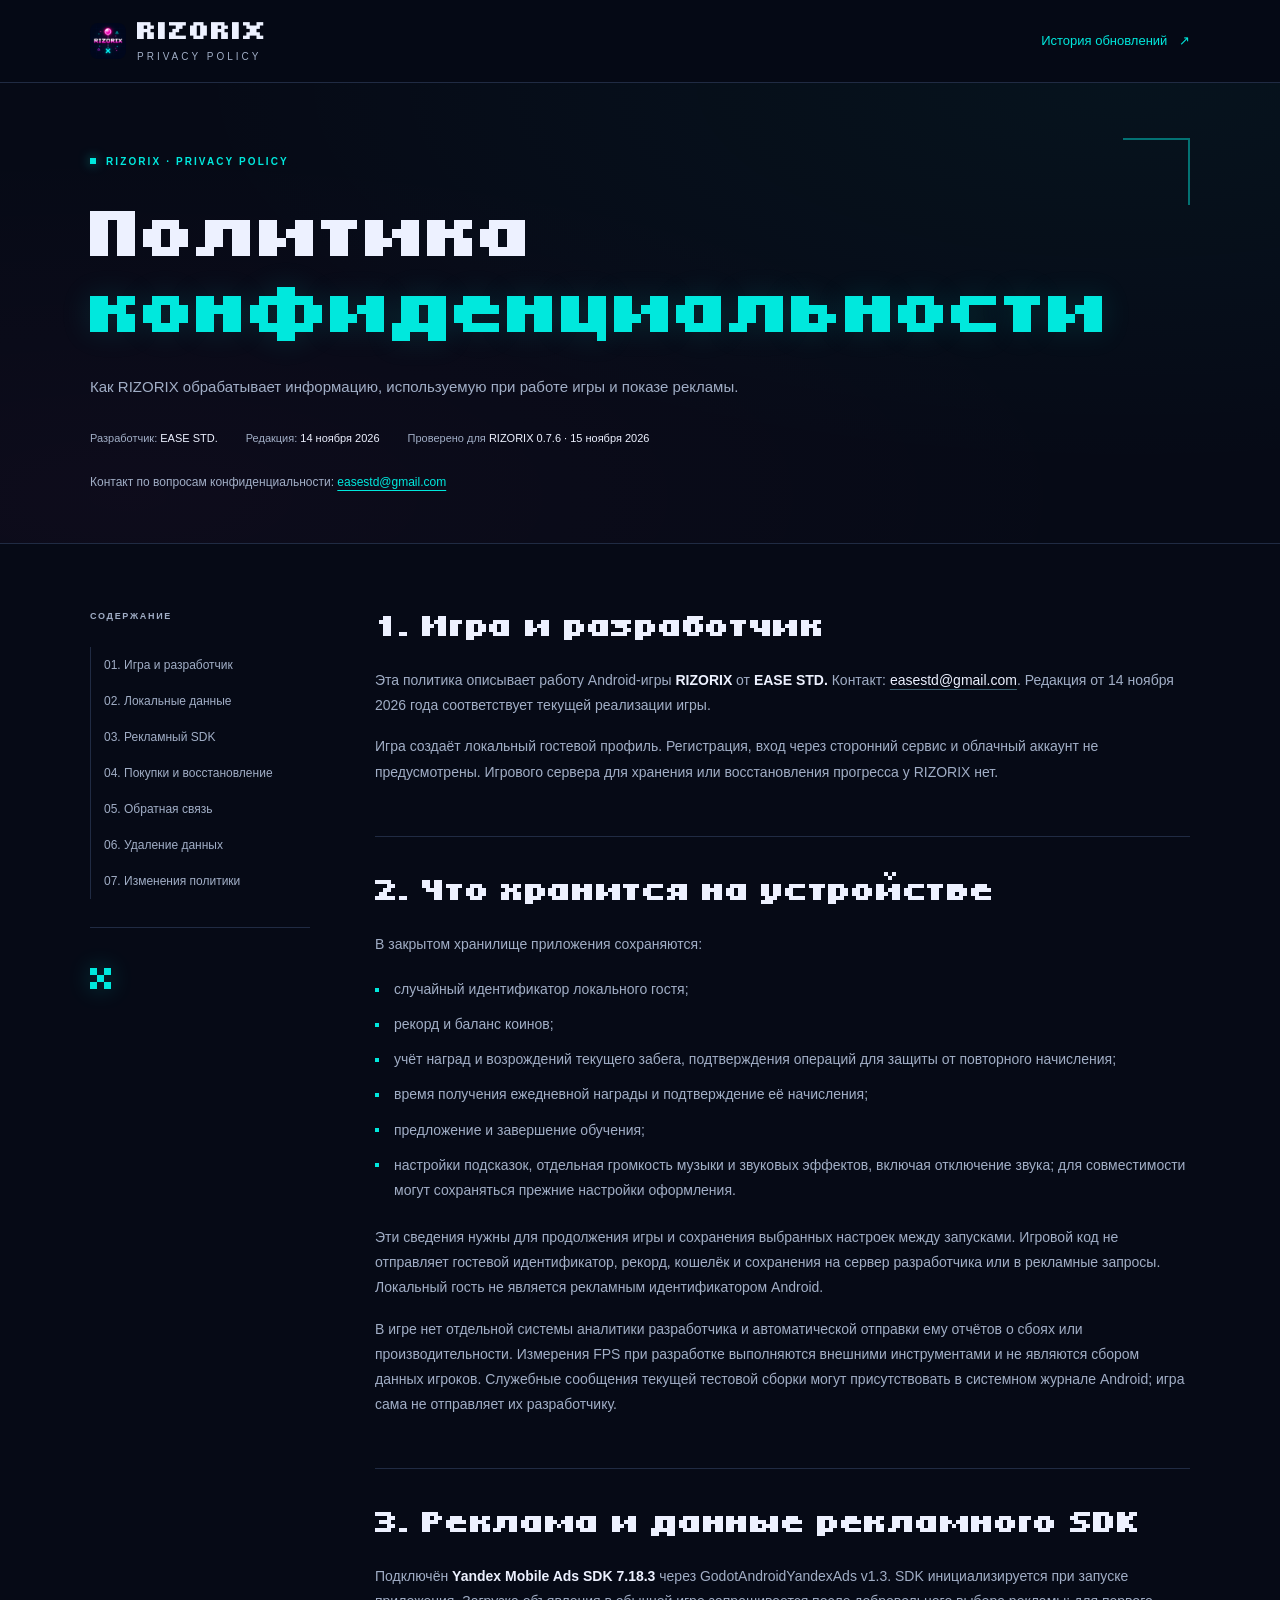
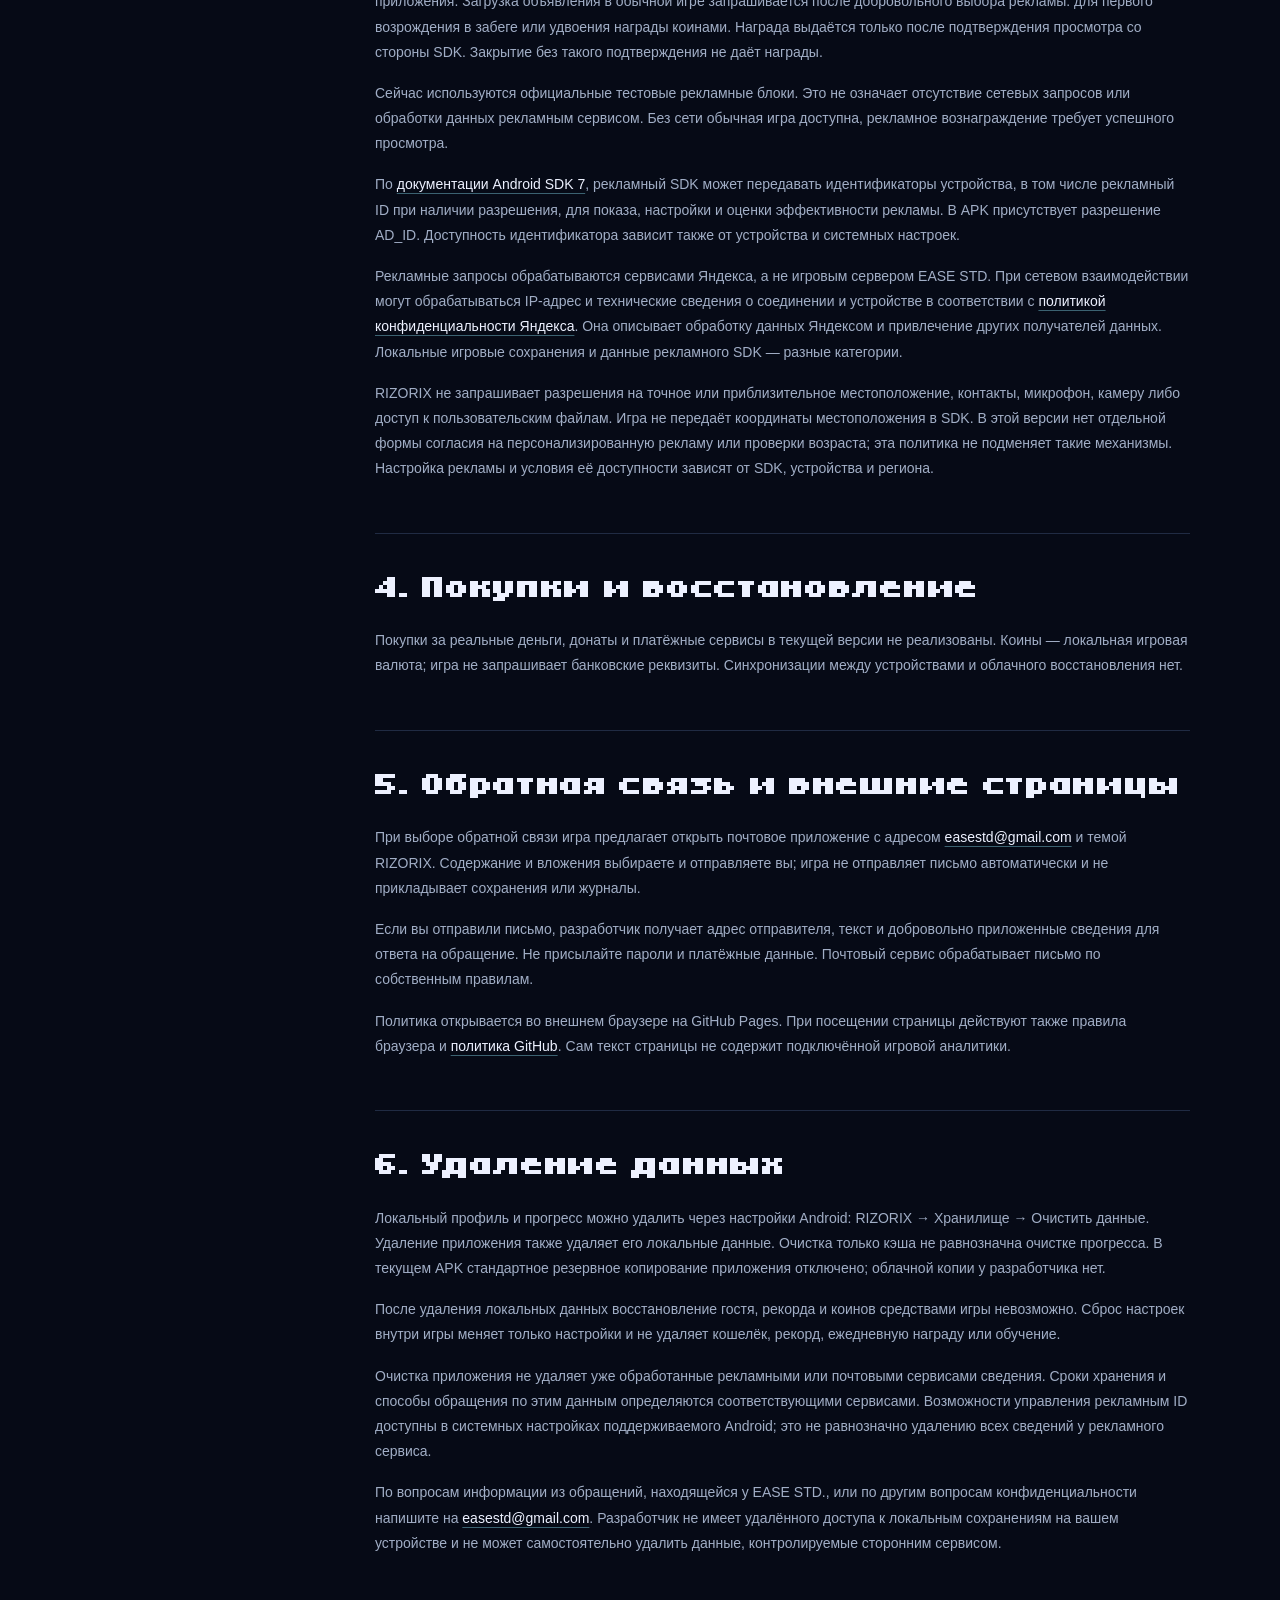
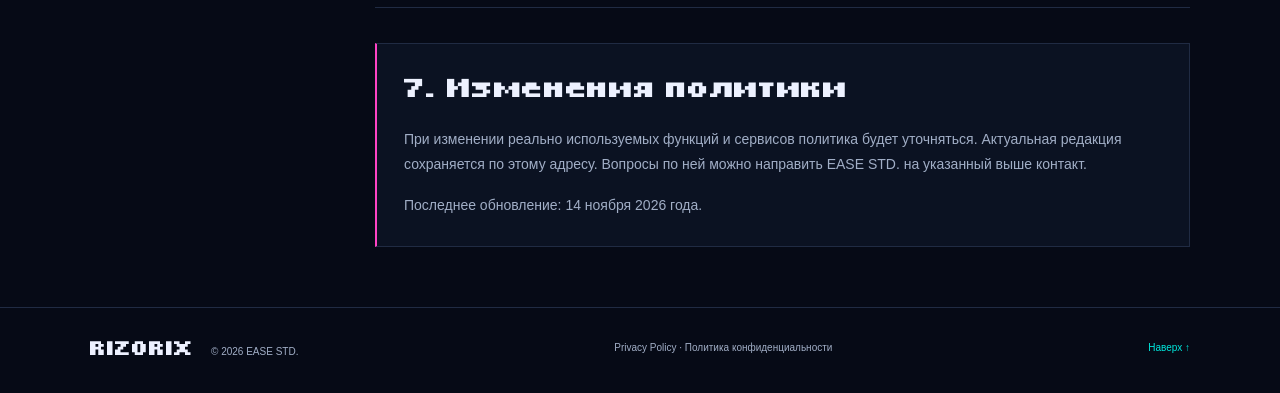
<file: index.html>
<!doctype html>
<html lang="ru">
<head>
  <meta charset="utf-8">
  <meta name="viewport" content="width=device-width, initial-scale=1">
  <meta name="theme-color" content="#060a16">
  <meta name="robots" content="index, follow">
  <meta name="description" content="Политика конфиденциальности игры RIZORIX от EASE STD.">
  <title>Политика конфиденциальности | RIZORIX</title>
  <link rel="canonical" href="https://matthew-mbn.github.io/neon-climb-privacy/">
  <link rel="icon" href="assets/icon.png" type="image/png">
  <link rel="preload" href="assets/Tiny5Duo.ttf" as="font" type="font/ttf" crossorigin>
  <link rel="stylesheet" href="styles.css">
</head>
<body>
  <a class="skip" href="#main">Перейти к содержимому</a>
  <div class="top"><div class="wrapper top-inner"><a class="brand" href="#top" aria-label="RIZORIX — в начало"><img src="assets/icon.png" width="36" height="36" alt=""><span>RIZORIX<span class="brand-sub">PRIVACY POLICY</span></span></a><a class="history-link" href="https://matthew-mbn.github.io/rizorix-changelog/">История обновлений <span aria-hidden="true">↗</span></a></div></div>
  <header class="hero" id="top"><div class="wrapper">
    <div class="eyebrow">RIZORIX · PRIVACY POLICY</div>
    <h1>Политика<br><span>конфиденциальности</span></h1>
    <p class="intro">Как RIZORIX обрабатывает информацию, используемую при работе игры и показе рекламы.</p>
    <div class="meta"><span class="tag">Разработчик: <strong>EASE STD.</strong></span><span class="tag">Редакция: <strong>14 ноября 2026</strong></span><span class="tag">Проверено для <strong>RIZORIX 0.7.6 · 15 ноября 2026</strong></span></div>
    <p class="hero-contact">Контакт по вопросам конфиденциальности: <a class="email-pending" href="mailto:easestd@gmail.com">easestd@gmail.com</a></p>
  </div></header>
  <div class="wrapper layout">
    <nav class="contents" aria-label="Содержание"><strong>Содержание</strong>
      <a href="#general">01. Игра и разработчик</a>
      <a href="#data">02. Локальные данные</a>
      <a href="#ads">03. Рекламный SDK</a>
      <a href="#payments">04. Покупки и восстановление</a>
      <a href="#contact">05. Обратная связь</a>
      <a href="#storage">06. Удаление данных</a>
      <a href="#updates">07. Изменения политики</a>
    </nav>
    <main id="main">
      <section id="general"><h2>1. Игра и разработчик</h2>
        <p>Эта политика описывает работу Android-игры <strong>RIZORIX</strong> от <strong>EASE STD.</strong> Контакт: <a href="mailto:easestd@gmail.com">easestd@gmail.com</a>. Редакция от 14 ноября 2026 года соответствует текущей реализации игры.</p>
        <p>Игра создаёт локальный гостевой профиль. Регистрация, вход через сторонний сервис и облачный аккаунт не предусмотрены. Игрового сервера для хранения или восстановления прогресса у RIZORIX нет.</p>
      </section>
      <section id="data"><h2>2. Что хранится на устройстве</h2>
        <p>В закрытом хранилище приложения сохраняются:</p>
        <ul>
          <li>случайный идентификатор локального гостя;</li>
          <li>рекорд и баланс коинов;</li>
          <li>учёт наград и возрождений текущего забега, подтверждения операций для защиты от повторного начисления;</li>
          <li>время получения ежедневной награды и подтверждение её начисления;</li>
          <li>предложение и завершение обучения;</li>
          <li>настройки подсказок, отдельная громкость музыки и звуковых эффектов, включая отключение звука; для совместимости могут сохраняться прежние настройки оформления.</li>
        </ul>
        <p>Эти сведения нужны для продолжения игры и сохранения выбранных настроек между запусками. Игровой код не отправляет гостевой идентификатор, рекорд, кошелёк и сохранения на сервер разработчика или в рекламные запросы. Локальный гость не является рекламным идентификатором Android.</p>
        <p>В игре нет отдельной системы аналитики разработчика и автоматической отправки ему отчётов о сбоях или производительности. Измерения FPS при разработке выполняются внешними инструментами и не являются сбором данных игроков. Служебные сообщения текущей тестовой сборки могут присутствовать в системном журнале Android; игра сама не отправляет их разработчику.</p>
      </section>
      <section id="ads"><h2>3. Реклама и данные рекламного SDK</h2>
        <p>Подключён <strong>Yandex Mobile Ads SDK 7.18.3</strong> через GodotAndroidYandexAds v1.3. SDK инициализируется при запуске приложения. Загрузка объявления в обычной игре запрашивается после добровольного выбора рекламы: для первого возрождения в забеге или удвоения награды коинами. Награда выдаётся только после подтверждения просмотра со стороны SDK. Закрытие без такого подтверждения не даёт награды.</p>
        <p>Сейчас используются официальные тестовые рекламные блоки. Это не означает отсутствие сетевых запросов или обработки данных рекламным сервисом. Без сети обычная игра доступна, рекламное вознаграждение требует успешного просмотра.</p>
        <p>По <a href="https://ads.yandex.com/helpcenter/ru/dev/android7/app-privacy-android" rel="noopener noreferrer">документации Android SDK 7</a>, рекламный SDK может передавать идентификаторы устройства, в том числе рекламный ID при наличии разрешения, для показа, настройки и оценки эффективности рекламы. В APK присутствует разрешение AD_ID. Доступность идентификатора зависит также от устройства и системных настроек.</p>
        <p>Рекламные запросы обрабатываются сервисами Яндекса, а не игровым сервером EASE STD. При сетевом взаимодействии могут обрабатываться IP-адрес и технические сведения о соединении и устройстве в соответствии с <a href="https://yandex.ru/legal/confidential/" rel="noopener noreferrer">политикой конфиденциальности Яндекса</a>. Она описывает обработку данных Яндексом и привлечение других получателей данных. Локальные игровые сохранения и данные рекламного SDK — разные категории.</p>
        <p>RIZORIX не запрашивает разрешения на точное или приблизительное местоположение, контакты, микрофон, камеру либо доступ к пользовательским файлам. Игра не передаёт координаты местоположения в SDK. В этой версии нет отдельной формы согласия на персонализированную рекламу или проверки возраста; эта политика не подменяет такие механизмы. Настройка рекламы и условия её доступности зависят от SDK, устройства и региона.</p>
      </section>
      <section id="payments"><h2>4. Покупки и восстановление</h2>
        <p>Покупки за реальные деньги, донаты и платёжные сервисы в текущей версии не реализованы. Коины — локальная игровая валюта; игра не запрашивает банковские реквизиты. Синхронизации между устройствами и облачного восстановления нет.</p>
      </section>
      <section id="contact"><h2>5. Обратная связь и внешние страницы</h2>
        <p>При выборе обратной связи игра предлагает открыть почтовое приложение с адресом <a href="mailto:easestd@gmail.com">easestd@gmail.com</a> и темой RIZORIX. Содержание и вложения выбираете и отправляете вы; игра не отправляет письмо автоматически и не прикладывает сохранения или журналы.</p>
        <p>Если вы отправили письмо, разработчик получает адрес отправителя, текст и добровольно приложенные сведения для ответа на обращение. Не присылайте пароли и платёжные данные. Почтовый сервис обрабатывает письмо по собственным правилам.</p>
        <p>Политика открывается во внешнем браузере на GitHub Pages. При посещении страницы действуют также правила браузера и <a href="https://docs.github.com/en/site-policy/privacy-policies/github-general-privacy-statement" rel="noopener noreferrer">политика GitHub</a>. Сам текст страницы не содержит подключённой игровой аналитики.</p>
      </section>
      <section id="storage"><h2>6. Удаление данных</h2>
        <p>Локальный профиль и прогресс можно удалить через настройки Android: RIZORIX → Хранилище → Очистить данные. Удаление приложения также удаляет его локальные данные. Очистка только кэша не равнозначна очистке прогресса. В текущем APK стандартное резервное копирование приложения отключено; облачной копии у разработчика нет.</p>
        <p>После удаления локальных данных восстановление гостя, рекорда и коинов средствами игры невозможно. Сброс настроек внутри игры меняет только настройки и не удаляет кошелёк, рекорд, ежедневную награду или обучение.</p>
        <p>Очистка приложения не удаляет уже обработанные рекламными или почтовыми сервисами сведения. Сроки хранения и способы обращения по этим данным определяются соответствующими сервисами. Возможности управления рекламным ID доступны в системных настройках поддерживаемого Android; это не равнозначно удалению всех сведений у рекламного сервиса.</p>
        <p>По вопросам информации из обращений, находящейся у EASE STD., или по другим вопросам конфиденциальности напишите на <a href="mailto:easestd@gmail.com">easestd@gmail.com</a>. Разработчик не имеет удалённого доступа к локальным сохранениям на вашем устройстве и не может самостоятельно удалить данные, контролируемые сторонним сервисом.</p>
      </section>
      <section id="updates"><h2>7. Изменения политики</h2>
        <p>При изменении реально используемых функций и сервисов политика будет уточняться. Актуальная редакция сохраняется по этому адресу. Вопросы по ней можно направить EASE STD. на указанный выше контакт.</p>
        <p style="font-size:14px;color:var(--muted)">Последнее обновление: <time datetime="2026-11-14">14 ноября 2026 года</time>.</p>
      </section>
    </main>
  </div>
  <footer><div class="wrapper footer-inner"><span class="footer-brand">RIZORIX <span>© 2026 EASE STD.</span></span><span>Privacy Policy · Политика конфиденциальности</span><a href="#top">Наверх ↑</a></div></footer>
</body>
</html>
</file>
<file: styles.css>
@font-face{font-family:Tiny5;src:url('assets/Tiny5Duo.ttf') format('truetype');font-display:swap;font-weight:400;font-style:normal}
:root{--bg:#060a16;--panel:#0b1222;--ink:#edf1ff;--muted:#a1aec6;--cyan:#00e8dd;--pink:#ff43c5;--line:#202b43;--pixel:Tiny5,monospace;color-scheme:dark;scroll-behavior:smooth;scroll-padding-top:100px}
*{box-sizing:border-box}body{margin:0;background:var(--bg);color:var(--ink);font:16px/1.8 Arial,Helvetica,sans-serif;-webkit-font-smoothing:antialiased}a{color:var(--cyan);text-underline-offset:4px;overflow-wrap:anywhere}a:hover{color:var(--ink)}a:focus-visible{outline:2px solid var(--cyan);outline-offset:5px}::selection{background:#a81e84;color:#fff}.wrapper{max-width:1180px;margin:auto;padding-inline:40px}.skip{position:fixed;z-index:20;left:20px;top:-100px;background:var(--cyan);color:var(--bg);padding:10px 18px}.skip:focus{top:12px}
.top{position:sticky;z-index:10;top:0;max-width:1320px;margin:auto;border-bottom:1px solid var(--line);background:#060a16f5}.top-inner{min-height:82px;display:flex;align-items:center;justify-content:space-between;gap:24px}.brand{display:flex;align-items:center;gap:11px;color:var(--ink);font:27px/.9 var(--pixel);letter-spacing:1px;text-decoration:none}.brand img{border-radius:8px}.brand-sub{display:block;color:var(--muted);font:10px/1.2 Arial,sans-serif;letter-spacing:3px;margin-top:7px}.history-link{font-size:13px;text-decoration:none}.history-link span{margin-left:8px}
.hero{position:relative;border-bottom:1px solid var(--line);padding:70px 0 50px;background:radial-gradient(ellipse at 88% 0%,#00e8dd0a,transparent 60%),radial-gradient(ellipse at 10% 90%,#ff43c508,transparent 60%)}.hero:after{content:"";position:absolute;right:7%;top:55px;width:65px;height:65px;border-top:2px solid var(--cyan);border-right:2px solid var(--cyan);opacity:.45;pointer-events:none}.eyebrow{color:var(--cyan);font-size:10px;font-weight:bold;letter-spacing:2.1px}.eyebrow:before{content:"";display:inline-block;width:6px;height:6px;background:var(--cyan);box-shadow:0 0 11px #00e8dd99;margin-right:10px;vertical-align:1px}h1,h2{font-family:var(--pixel);font-weight:400}h1{font-size:clamp(28px,6.1vw,72px);line-height:1.05;letter-spacing:-.8px;margin:25px 0 26px}h1 span{color:var(--cyan);text-shadow:0 0 30px #00e8dd25}.intro{color:var(--muted);font-size:15px;max-width:650px;line-height:1.85;margin:0 0 28px}.meta{display:flex;flex-wrap:wrap;gap:12px 28px}.tag{color:var(--muted);font-size:11px}.tag strong{color:var(--ink);font-weight:400}.hero-contact{font-size:12px;color:var(--muted);margin:23px 0 0}.email-pending{white-space:nowrap}
.layout{display:grid;grid-template-columns:220px minmax(0,1fr);gap:65px;padding-top:64px;padding-bottom:60px}.contents{position:sticky;top:115px;align-self:start}.contents strong{display:block;font-size:9px;letter-spacing:1.7px;text-transform:uppercase;color:var(--muted);margin-bottom:22px}.contents a{display:block;border-left:1px solid var(--line);padding:9px 0 9px 13px;color:var(--muted);font-size:12px;line-height:1.5;text-decoration:none}.contents a:hover,.contents a:focus-visible{border-left-color:var(--cyan);color:var(--cyan)}.contents:after{content:"×";display:block;color:var(--cyan);font:56px/1 var(--pixel);text-shadow:0 0 22px #00e8dd55;border-top:1px solid var(--line);padding-top:23px;margin-top:28px}
main{min-width:0}section{padding-bottom:35px;margin-bottom:35px;border-bottom:1px solid var(--line);scroll-margin-top:12px}section:last-child{margin-bottom:0;border-bottom:0;padding-bottom:0}h2{font-size:32px;line-height:1.18;letter-spacing:-.3px;margin:0 0 22px}section:target h2{color:var(--cyan)}p{margin:0 0 16px;color:var(--muted);font-size:14px}p strong{color:var(--ink);font-weight:600}ul{list-style:none;margin:20px 0 22px;padding:0}li{position:relative;padding-left:19px;color:var(--muted);font-size:14px;margin:10px 0}li:before{content:"";position:absolute;left:0;top:.77em;width:4px;height:4px;background:var(--cyan)}section a{color:var(--ink);text-decoration-color:#3b6271}section a:hover{color:var(--cyan)}#updates{background:var(--panel);border:1px solid var(--line);border-left:2px solid var(--pink);padding:27px}#updates h2{font-size:29px}#updates p:last-child{margin-bottom:0}
footer{border-top:1px solid var(--line);padding:28px 0 32px;color:var(--muted);font-size:10px}.footer-inner{display:flex;align-items:center;justify-content:space-between;gap:20px;flex-wrap:wrap}.footer-brand{font:22px var(--pixel);color:var(--ink)}.footer-brand span{font:10px Arial,sans-serif;color:var(--muted);margin-left:10px}footer a{text-decoration:none}
@media(max-width:980px){.wrapper{padding-inline:28px}.layout{grid-template-columns:185px minmax(0,1fr);gap:35px}.hero:after{display:none}h2{font-size:30px}}
@media(max-width:740px){:root{scroll-padding-top:90px}.wrapper{padding-inline:22px}.top-inner{min-height:76px;gap:16px}.brand{font-size:24px}.brand img{width:32px;height:32px}.brand-sub{font-size:8px;letter-spacing:2px}.history-link{font-size:11px;max-width:110px;text-align:right;line-height:1.5}.history-link span{margin-left:3px}.hero{padding:44px 0 34px}h1{font-size:44px;letter-spacing:-.3px;margin-block:21px 22px}h1 span{font-size:clamp(18px,6vw,42px);letter-spacing:0}.eyebrow{font-size:9px;letter-spacing:1.4px}.intro{font-size:14px}.hero-contact{font-size:11px}.meta{gap:9px 20px}.tag{font-size:10px}.layout{display:block;padding-top:32px;padding-bottom:38px}.contents{position:static;border-bottom:1px solid var(--line);padding-bottom:25px;margin-bottom:35px}.contents strong{margin-bottom:13px}.contents a{padding:7px 12px;display:inline-block;margin:3px 5px 3px 0;font-size:11px;min-height:32px;border:1px solid var(--line)}.contents:after{display:none}h2{font-size:28px;line-height:1.2}section{margin-bottom:29px;padding-bottom:28px}#updates{padding:22px}#updates h2{font-size:27px}.footer-inner{gap:15px}.footer-inner>span:nth-child(2){order:3;flex-basis:100%}}
@media(max-width:370px){.wrapper{padding-inline:17px}.brand{font-size:22px}.brand img{width:28px;height:28px}.brand-sub{font-size:7px;letter-spacing:1.8px}.history-link{font-size:10px;max-width:95px}h1{font-size:39px}h1 span{font-size:5.7vw}h2,#updates h2{font-size:25px}.meta{gap:8px 15px}#updates{padding:18px}}
@media(prefers-reduced-motion:reduce){:root{scroll-behavior:auto}}
@media print{:root{color-scheme:light}body{background:white;color:#111}.top,.contents,.skip,.history-link,footer a{display:none}.wrapper{max-width:none;padding:0}.hero{background:none;padding:0 0 20px}.hero:after,.eyebrow:before{display:none}h1{font-size:34px}h1 span,h2,p,li,p strong,.intro,.tag,.tag strong,.hero-contact,.eyebrow,.footer-brand,.footer-brand span,section a{color:#111;text-shadow:none}.layout{display:block;padding-top:25px}section{break-inside:avoid}h2{font-size:25px}#updates{background:none;border:1px solid #bbb}.tag{font-size:11px}footer{color:#333}}
</file>
